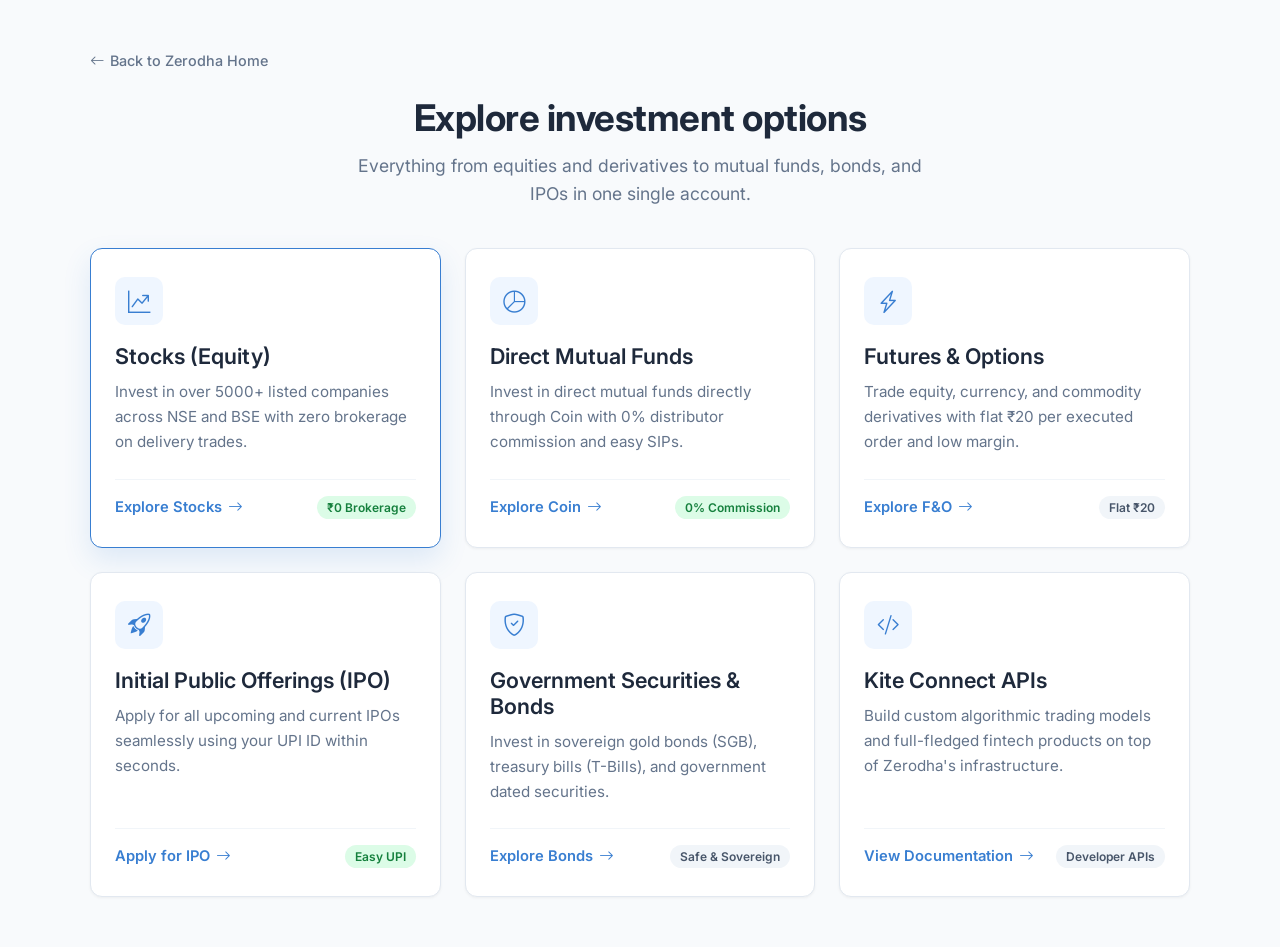
<file: box.html>
<!DOCTYPE html>
<html lang="en">
<head>
    <meta charset="UTF-8">
    <meta name="viewport" content="width=device-width, initial-scale=1.0">
    <title>Explore Stocks &amp; Investment Products - Zerodha</title>
    <!-- Google Fonts -->
    <link rel="preconnect" href="https://fonts.googleapis.com">
    <link rel="preconnect" href="https://fonts.gstatic.com" crossorigin>
    <link href="https://fonts.googleapis.com/css2?family=Inter:wght@300;400;500;600;700&display=swap" rel="stylesheet">
    <!-- Bootstrap Icons -->
    <link rel="stylesheet" href="https://cdn.jsdelivr.net/npm/bootstrap-icons@1.11.3/font/bootstrap-icons.min.css">
    <style>
        * {
            box-sizing: border-box;
            margin: 0;
            padding: 0;
            font-family: 'Inter', -apple-system, BlinkMacSystemFont, 'Segoe UI', Roboto, sans-serif;
        }

        body {
            background-color: #f8fafc;
            color: #334155;
            display: flex;
            justify-content: center;
            align-items: center;
            min-height: 100vh;
            padding: 50px 20px;
        }

        .container {
            max-width: 1100px;
            width: 100%;
        }

        .header {
            text-align: center;
            margin-bottom: 40px;
        }

        .header h1 {
            font-size: 2.3rem;
            color: #1e293b;
            font-weight: 700;
            margin-bottom: 12px;
            letter-spacing: -0.5px;
        }

        .header p {
            color: #64748b;
            font-size: 1.1rem;
            max-width: 600px;
            margin: 0 auto;
            line-height: 1.6;
        }

        /* 3-Column Grid Layout */
        .card-grid {
            display: grid;
            grid-template-columns: repeat(3, 1fr);
            gap: 24px;
        }

        /* Card Styles */
        .card {
            background: #ffffff;
            border: 1px solid #e2e8f0;
            border-radius: 12px;
            padding: 28px 24px;
            display: flex;
            flex-direction: column;
            justify-content: space-between;
            transition: all 0.25s ease;
            box-shadow: 0 1px 3px rgba(0, 0, 0, 0.05);
            position: relative;
        }

        .card:hover {
            border-color: #387ed1;
            box-shadow: 0 12px 28px rgba(56, 126, 209, 0.12);
            transform: translateY(-4px);
        }

        /* Highlighted/Active Card State */
        .card.active {
            border-color: #387ed1;
            background: #ffffff;
            box-shadow: 0 12px 28px rgba(56, 126, 209, 0.14);
        }

        .card-icon {
            width: 48px;
            height: 48px;
            border-radius: 10px;
            background-color: #eff6ff;
            color: #387ed1;
            display: flex;
            align-items: center;
            justify-content: center;
            font-size: 1.4rem;
            margin-bottom: 18px;
        }

        .card h2 {
            font-size: 1.35rem;
            color: #1e293b;
            font-weight: 600;
            margin-bottom: 10px;
        }

        .card p {
            color: #64748b;
            line-height: 1.65;
            margin-bottom: 24px;
            font-size: 0.95rem;
            flex-grow: 1;
        }

        .card-footer {
            display: flex;
            align-items: center;
            justify-content: space-between;
            padding-top: 16px;
            border-top: 1px solid #f1f5f9;
        }

        .card a {
            color: #387ed1;
            text-decoration: none;
            font-weight: 600;
            font-size: 0.92rem;
            display: inline-flex;
            align-items: center;
            gap: 6px;
            transition: color 0.2s ease, gap 0.2s ease;
        }

        .card a:hover {
            color: #1a56a0;
            gap: 9px;
        }

        .badge {
            background-color: #f1f5f9;
            color: #475569;
            font-size: 0.75rem;
            font-weight: 600;
            padding: 4px 10px;
            border-radius: 20px;
        }

        .badge-free {
            background-color: #dcfce7;
            color: #15803d;
        }

        .back-nav {
            margin-bottom: 25px;
        }

        .back-nav a {
            display: inline-flex;
            align-items: center;
            gap: 6px;
            color: #64748b;
            font-size: 0.9rem;
            font-weight: 500;
            text-decoration: none;
        }

        .back-nav a:hover {
            color: #387ed1;
        }

        @media (max-width: 992px) {
            .card-grid {
                grid-template-columns: repeat(2, 1fr);
            }
        }

        @media (max-width: 640px) {
            .card-grid {
                grid-template-columns: 1fr;
            }
            .header h1 {
                font-size: 1.8rem;
            }
        }
    </style>
</head>
<body>

    <div class="container">
        <!-- Back Navigation -->
        <div class="back-nav">
            <a href="index.html"><i class="bi bi-arrow-left"></i> Back to Zerodha Home</a>
        </div>

        <!-- Header Section -->
        <div class="header">
            <h1>Explore investment options</h1>
            <p>Everything from equities and derivatives to mutual funds, bonds, and IPOs in one single account.</p>
        </div>

        <!-- Cards Grid -->
        <div class="card-grid">
            
            <!-- Card 1: Stocks -->
            <div class="card active">
                <div>
                    <div class="card-icon">
                        <i class="bi bi-graph-up-arrow"></i>
                    </div>
                    <h2>Stocks (Equity)</h2>
                    <p>Invest in over 5000+ listed companies across NSE and BSE with zero brokerage on delivery trades.</p>
                </div>
                <div class="card-footer">
                    <a href="index.html#pricing">Explore Stocks <i class="bi bi-arrow-right"></i></a>
                    <span class="badge badge-free">₹0 Brokerage</span>
                </div>
            </div>

            <!-- Card 2: Mutual Funds -->
            <div class="card">
                <div>
                    <div class="card-icon">
                        <i class="bi bi-pie-chart"></i>
                    </div>
                    <h2>Direct Mutual Funds</h2>
                    <p>Invest in direct mutual funds directly through Coin with 0% distributor commission and easy SIPs.</p>
                </div>
                <div class="card-footer">
                    <a href="index.html#products">Explore Coin <i class="bi bi-arrow-right"></i></a>
                    <span class="badge badge-free">0% Commission</span>
                </div>
            </div>

            <!-- Card 3: Futures & Options -->
            <div class="card">
                <div>
                    <div class="card-icon">
                        <i class="bi bi-lightning-charge"></i>
                    </div>
                    <h2>Futures &amp; Options</h2>
                    <p>Trade equity, currency, and commodity derivatives with flat ₹20 per executed order and low margin.</p>
                </div>
                <div class="card-footer">
                    <a href="index.html#pricing">Explore F&amp;O <i class="bi bi-arrow-right"></i></a>
                    <span class="badge">Flat ₹20</span>
                </div>
            </div>

            <!-- Card 4: IPOs -->
            <div class="card">
                <div>
                    <div class="card-icon">
                        <i class="bi bi-rocket-takeoff"></i>
                    </div>
                    <h2>Initial Public Offerings (IPO)</h2>
                    <p>Apply for all upcoming and current IPOs seamlessly using your UPI ID within seconds.</p>
                </div>
                <div class="card-footer">
                    <a href="index.html#products">Apply for IPO <i class="bi bi-arrow-right"></i></a>
                    <span class="badge badge-free">Easy UPI</span>
                </div>
            </div>

            <!-- Card 5: Fixed Income & Bonds -->
            <div class="card">
                <div>
                    <div class="card-icon">
                        <i class="bi bi-shield-check"></i>
                    </div>
                    <h2>Government Securities &amp; Bonds</h2>
                    <p>Invest in sovereign gold bonds (SGB), treasury bills (T-Bills), and government dated securities.</p>
                </div>
                <div class="card-footer">
                    <a href="index.html#products">Explore Bonds <i class="bi bi-arrow-right"></i></a>
                    <span class="badge">Safe &amp; Sovereign</span>
                </div>
            </div>

            <!-- Card 6: Trading APIs -->
            <div class="card">
                <div>
                    <div class="card-icon">
                        <i class="bi bi-code-slash"></i>
                    </div>
                    <h2>Kite Connect APIs</h2>
                    <p>Build custom algorithmic trading models and full-fledged fintech products on top of Zerodha's infrastructure.</p>
                </div>
                <div class="card-footer">
                    <a href="index.html#products">View Documentation <i class="bi bi-arrow-right"></i></a>
                    <span class="badge">Developer APIs</span>
                </div>
            </div>

        </div>
    </div>

</body>
</html>
</file>
